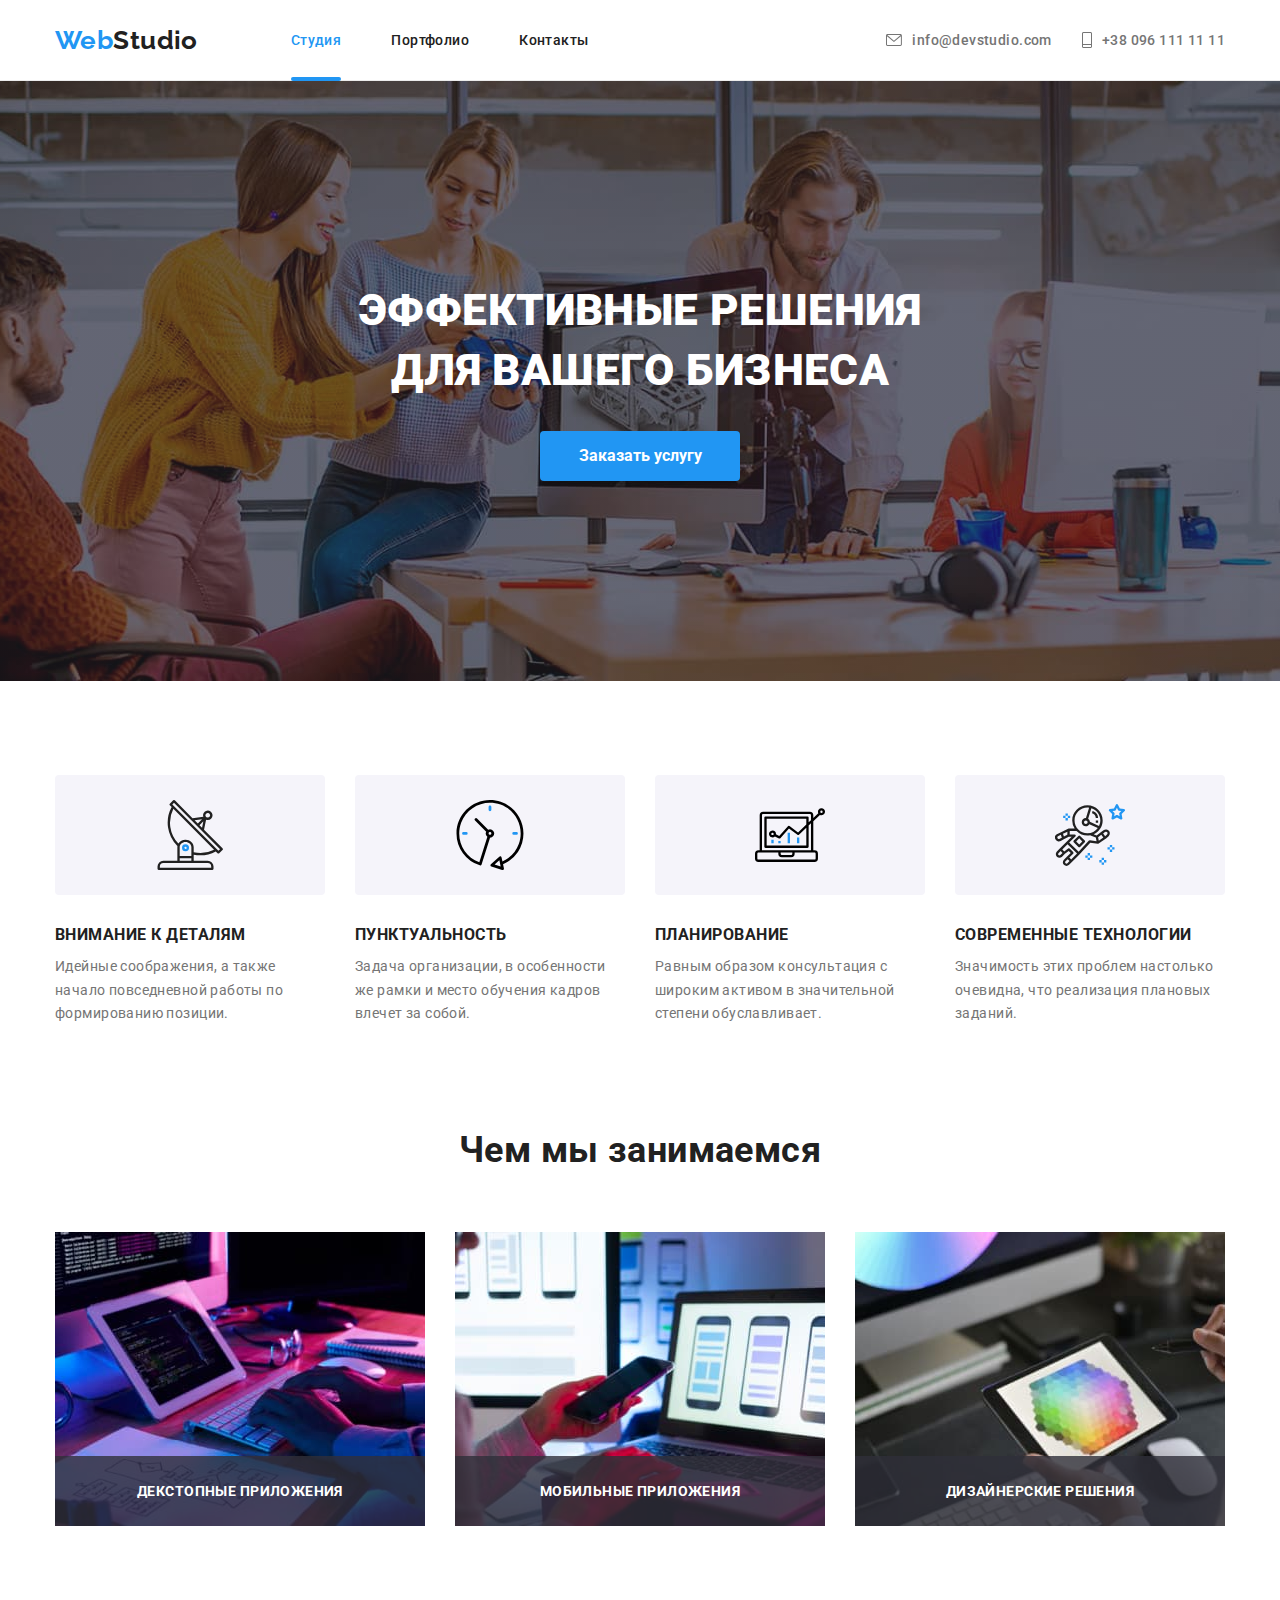
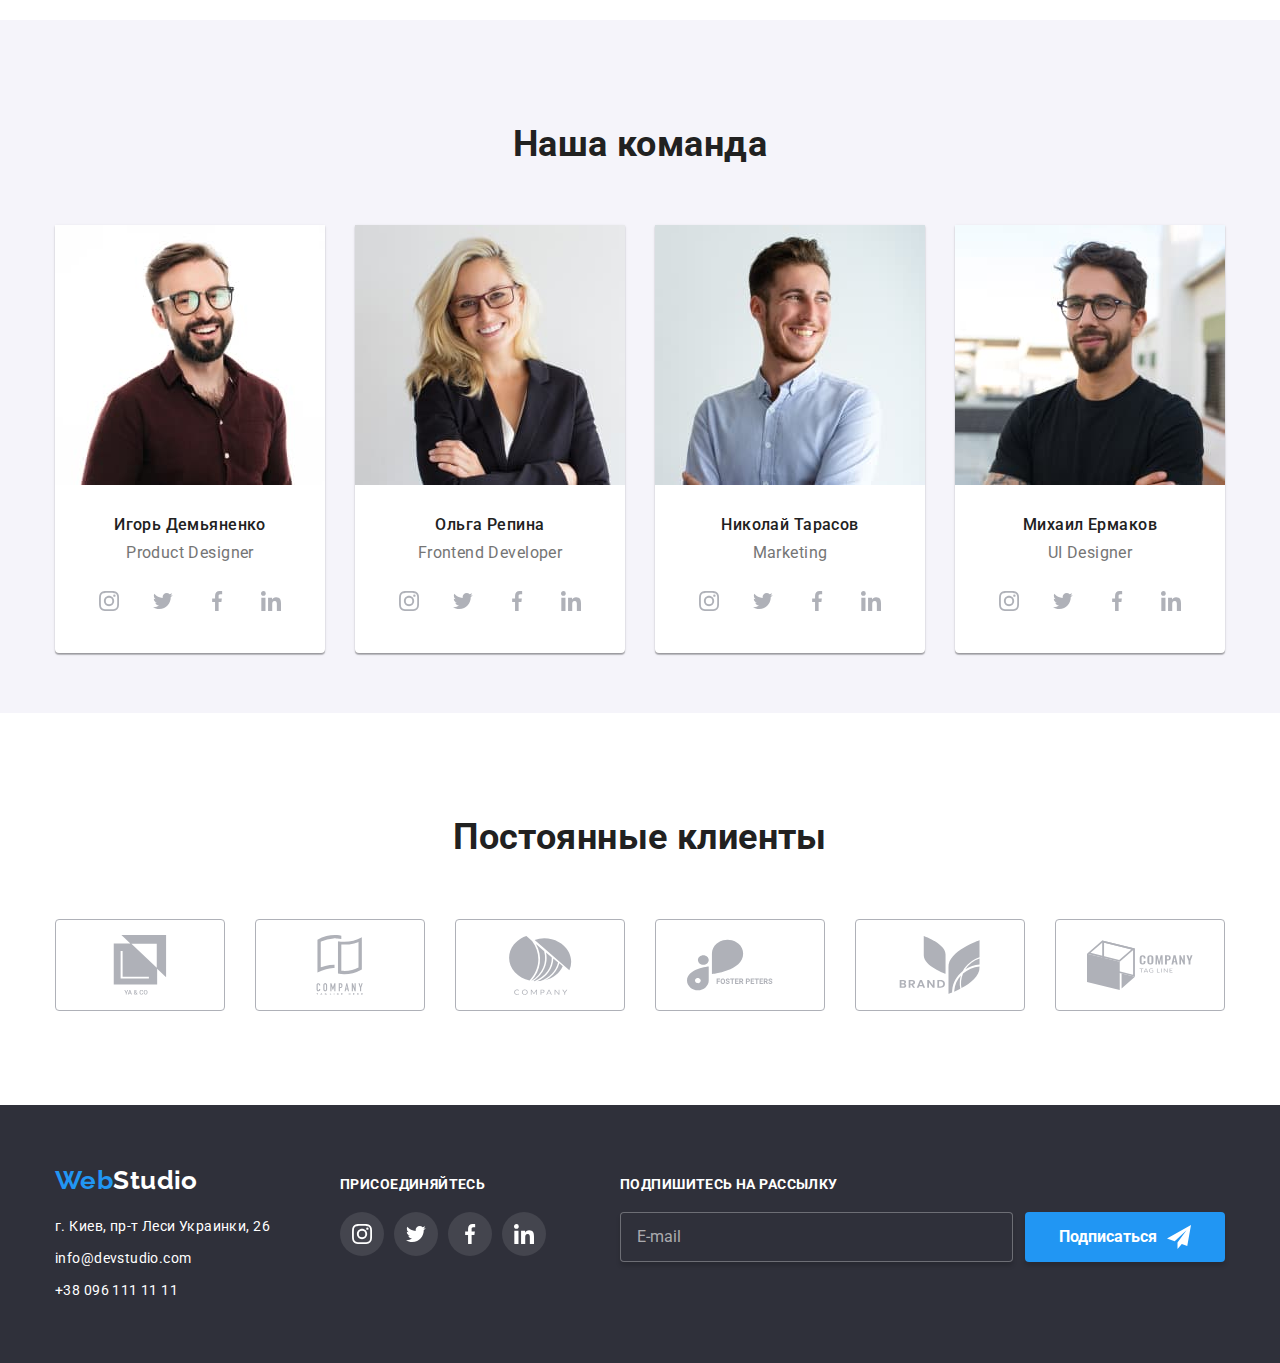
<file: index.html>
<!DOCTYPE html>
<html lang="ru">
  <head>
    <meta charset="UTF-8" />
    <meta http-equiv="X-UA-Compatible" content="IE=edge" />
    <meta name="viewport" content="width=device-width, initial-scale=1.0" />
    <link
      href="https://fonts.googleapis.com/css2?family=Raleway:wght@700&family=Roboto:wght@400;500;700;900&display=swap"
      rel="stylesheet"
    />
    <link
      rel="stylesheet"
      href="https://cdnjs.cloudflare.com/ajax/libs/modern-normalize/1.1.0/modern-normalize.min.css"
    />
    <link rel="stylesheet" href="./css/main.min.css" />
    <title>Document</title>
  </head>
  <body>
    <header class="header">
      <div class="container header__container">
        <nav class="site-nav">
          <a href="./index.html" lang="en" class="logo header__logo"
            ><span class="logo__accent">Web</span>Studio</a
          >
          <button
            type="button"
            class="header__btn btn"
            aria-expanded="false"
            aria-controls="site-nav__menu"
            data-menu-button
          >
            <svg class="burger" aria-label="Переключатель мобильного меню">
              <use class="btn__icon-menu" href="./images/icons.svg#icon-menu"></use>
              <use class="btn__icon-cross" href="./images/icons.svg#icon-cross"></use>
            </svg>
          </button>

          <div class="site-nav__menu" id="site-nav__menu" data-menu>
            <ul class="header__nav nav">
              <li class="nav__item">
                <a href="./index.html" class="nav__link link nav__link--active">Студия</a>
              </li>
              <li class="nav__item"><a href="./portfolio.html" class="nav__link">Портфолио</a></li>
              <li class="nav__item"><a href="" class="nav__link">Контакты</a></li>
            </ul>
            <ul class="header__connection connection">
              <li class="connection__item">
                <a
                  href="mailto:info@devstudio.com"
                  class="connection__link connection__link--envelope"
                >
                  <svg class="connection__icon icon-envelope">
                    <use href="./images/icons.svg#icon-envelope"></use>
                  </svg>
                  info@devstudio.com</a
                >
              </li>
              <li class="connection__item">
                <a href="tel:+380961111111" class="connection__link connection__link--phone">
                  <svg class="connection__icon icon-phone">
                    <use href="./images/icons.svg#icon-phone"></use>
                  </svg>
                  +38 096 111 11 11</a
                >
              </li>
            </ul>
            <ul class="header-social">
              <li class="header-social__item">
                <a href="" class="header-social__link">Instagram</a>
              </li>
              <li class="header-social__item">
                <a href="" class="header-social__link">Twitter</a>
              </li>
              <li class="header-social__item">
                <a href="" class="header-social__link">Facebook</a>
              </li>
              <li class="header-social__item">
                <a href="" class="header-social__link">LinkedIn</a>
              </li>
            </ul>
          </div>
        </nav>
      </div>
    </header>
    <main>
      <section class="hero">
        <div class="container">
          <h1 class="hero__title">Эффективные решения<br />для вашего бизнеса</h1>
          <button type="button" class="button" data-modal-open>Заказать услугу</button>
        </div>
      </section>
      <section class="section">
        <div class="container">
          <h2 class="section__title element-hidden">Наши преимущества</h2>
          <ul class="benefits box">
            <li class="benefits__item box__item">
              <div class="benefits__icon">
                <svg class="benefits__img">
                  <use href="./images/icons.svg#icon-antenna"></use>
                </svg>
              </div>
              <h3 class="benefits__title">Внимание к деталям</h3>
              <p>
                Идейные соображения, а также начало повседневной работы по формированию позиции.
              </p>
            </li>
            <li class="benefits__item box__item">
              <div class="benefits__icon">
                <svg class="benefits__img">
                  <use href="./images/icons.svg#icon-clock"></use>
                </svg>
              </div>
              <h3 class="benefits__title">Пунктуальность</h3>
              <p>
                Задача организации, в особенности же рамки и место обучения кадров влечет за собой.
              </p>
            </li>
            <li class="benefits__item box__item">
              <div class="benefits__icon">
                <svg class="benefits__img">
                  <use href="./images/icons.svg#icon-diagram"></use>
                </svg>
              </div>
              <h3 class="benefits__title">Планирование</h3>
              <p>
                Равным образом консультация с широким активом в значительной степени обуславливает.
              </p>
            </li>
            <li class="benefits__item box__item">
              <div class="benefits__icon">
                <svg class="benefits__img">
                  <use href="./images/icons.svg#icon-astronaut"></use>
                </svg>
              </div>
              <h3 class="benefits__title">Современные технологии</h3>
              <p>Значимость этих проблем настолько очевидна, что реализация плановых заданий.</p>
            </li>
          </ul>
        </div>
      </section>
      <section class="section section__activities">
        <div class="container">
          <h2 class="section__title">Чем мы занимаемся</h2>
          <ul class="activities box">
            <li class="activities__item box__item">
              <div class="activities__thumb">
                <picture>
                  <source
                    srcset="
                      ./images/studio/work-1-dextop-370.jpg 1x,
                      ./images/studio/work-1-dextop-740.jpg 2x
                    "
                    media="(min-width: 1200px)"
                  />
                  <img src="./images/studio/work-1-dextop-370.jpg" alt="Декстопное приложение" />
                </picture>
                <p class="activities__description">декстопные приложения</p>
              </div>
            </li>
            <li class="activities__item box__item">
              <div class="activities__thumb">
                <picture>
                  <source
                    srcset="
                      ./images/studio/work-2-dextop-370.jpg 1x,
                      ./images/studio/work-2-dextop-740.jpg 2x
                    "
                    media="(min-width: 1200px)"
                  />
                  <img src="./images/studio/work-2-dextop-370.jpg" alt="Мобильное приложение" />
                </picture>
                <p class="activities__description">мобильные приложения</p>
              </div>
            </li>
            <li class="activities__item box__item">
              <div class="activities__thumb">
                <picture>
                  <source
                    srcset="
                      ./images/studio/work-3-dextop-370.jpg 1x,
                      ./images/studio/work-3-dextop-740.jpg 2x
                    "
                    media="(min-width: 1200px)"
                  />
                  <img src="./images/studio/work-3-dextop-370.jpg" alt="Планшет веб-дизайнера" />
                </picture>
                <p class="activities__description">дизайнерские решения</p>
              </div>
            </li>
          </ul>
        </div>
      </section>
      <section class="section section__team">
        <div class="container">
          <h2 class="section__title">Наша команда</h2>
          <ul class="team">
            <li class="team__item">
              <picture>
                <source
                  srcset="
                    ./images/studio/team-1-dextop-270.jpg 1x,
                    ./images/studio/team-1-dextop-540.jpg 2x
                  "
                  media="(min-width: 1200px)"
                />
                <source
                  srcset="
                    ./images/studio/team-1-tablet-354.jpg 1x,
                    ./images/studio/team-1-tablet-708.jpg  2x
                  "
                  media="(min-width: 768px)"
                />
                <source
                  srcset="
                    ./images/studio/team-1-mobile-450.jpg 1x,
                    ./images/studio/team-1-mobile-900.jpg 2x
                  "
                  media="(min-width: 320px) "
                />
                <img src="./images/studio/team-1-dextop-270.jpg" alt="Фотография сотрудника" />
              </picture>
              <div class="team__content">
                <h3 class="team__title">Игорь Демьяненко</h3>
                <p lang="en" class="team__description">Product Designer</p>
                <ul class="social">
                  <li class="social__item">
                    <a href="" class="social__link">
                      <svg class="social__icon">
                        <use href="./images/icons.svg#icon-instagram"></use>
                      </svg>
                    </a>
                  </li>
                  <li class="social__item">
                    <a href="" class="social__link">
                      <svg class="social__icon">
                        <use href="./images/icons.svg#icon-twitter"></use>
                      </svg>
                    </a>
                  </li>
                  <li class="social__item">
                    <a href="" class="social__link">
                      <svg class="social__icon">
                        <use href="./images/icons.svg#icon-facebook"></use>
                      </svg>
                    </a>
                  </li>
                  <li class="social__item">
                    <a href="" class="social__link">
                      <svg class="social__icon">
                        <use href="./images/icons.svg#icon-linkedin"></use>
                      </svg>
                    </a>
                  </li>
                </ul>
              </div>
            </li>
            <li class="team__item">
              <picture>
                <source
                  srcset="
                    ./images/studio/team-2-dextop-270.jpg 1x,
                    ./images/studio/team-2-dextop-540.jpg 2x
                  "
                  media="(min-width: 1200px)"
                />
                <source
                  srcset="
                    ./images/studio/team-2-tablet-354.jpg 1x,
                    ./images/studio/team-2-tablet-708.jpg  2x
                  "
                  media="(min-width: 768px)"
                />
                <source
                  srcset="
                    ./images/studio/team-2-mobile-450.jpg 1x,
                    ./images/studio/team-2-mobile-900.jpg 2x
                  "
                  media="(min-width: 320px) "
                />
                <img src="./images/studio/team-2-dextop-270.jpg" alt="Фотография сотрудника" />
              </picture>
              <div class="team__content">
                <h3 class="team__title">Ольга Репина</h3>
                <p lang="en" class="team__description">Frontend Developer</p>
                <ul class="social">
                  <li class="social__item">
                    <a href="" class="social__link">
                      <svg class="social__icon">
                        <use href="./images/icons.svg#icon-instagram"></use>
                      </svg>
                    </a>
                  </li>
                  <li class="social__item">
                    <a href="" class="social__link">
                      <svg class="social__icon">
                        <use href="./images/icons.svg#icon-twitter"></use>
                      </svg>
                    </a>
                  </li>
                  <li class="social__item">
                    <a href="" class="social__link">
                      <svg class="social__icon">
                        <use href="./images/icons.svg#icon-facebook"></use>
                      </svg>
                    </a>
                  </li>
                  <li class="social__item">
                    <a href="" class="social__link">
                      <svg class="social__icon">
                        <use href="./images/icons.svg#icon-linkedin"></use>
                      </svg>
                    </a>
                  </li>
                </ul>
              </div>
            </li>
            <li class="team__item">
              <picture>
                <source
                  srcset="
                    ./images/studio/team-3-dextop-270.jpg 1x,
                    ./images/studio/team-3-dextop-540.jpg 2x
                  "
                  media="(min-width: 1200px)"
                />
                <source
                  srcset="
                    ./images/studio/team-3-tablet-354.jpg 1x,
                    ./images/studio/team-3-tablet-708.jpg  2x
                  "
                  media="(min-width: 768px)"
                />
                <source
                  srcset="
                    ./images/studio/team-3-mobile-450.jpg 1x,
                    ./images/studio/team-3-mobile-900.jpg 2x
                  "
                  media="(min-width: 320px) "
                />
                <img src="./images/studio/team-3-dextop-270.jpg" alt="Фотография сотрудника" />
              </picture>
              <div class="team__content">
                <h3 class="team__title">Николай Тарасов</h3>
                <p lang="en" class="team__description">Marketing</p>
                <ul class="social">
                  <li class="social__item">
                    <a href="" class="social__link">
                      <svg class="social__icon">
                        <use href="./images/icons.svg#icon-instagram"></use>
                      </svg>
                    </a>
                  </li>
                  <li class="social__item">
                    <a href="" class="social__link">
                      <svg class="social__icon">
                        <use href="./images/icons.svg#icon-twitter"></use>
                      </svg>
                    </a>
                  </li>
                  <li class="social__item">
                    <a href="" class="social__link">
                      <svg class="social__icon">
                        <use href="./images/icons.svg#icon-facebook"></use>
                      </svg>
                    </a>
                  </li>
                  <li class="social__item">
                    <a href="" class="social__link">
                      <svg class="social__icon">
                        <use href="./images/icons.svg#icon-linkedin"></use>
                      </svg>
                    </a>
                  </li>
                </ul>
              </div>
            </li>
            <li class="team__item">
              <picture>
                <source
                  srcset="
                    ./images/studio/team-4-dextop-270.jpg 1x,
                    ./images/studio/team-4-dextop-540.jpg 2x
                  "
                  media="(min-width: 1200px)"
                />
                <source
                  srcset="
                    ./images/studio/team-4-tablet-354.jpg 1x,
                    ./images/studio/team-4-tablet-708.jpg  2x
                  "
                  media="(min-width: 768px)"
                />
                <source
                  srcset="
                    ./images/studio/team-4-mobile-450.jpg 1x,
                    ./images/studio/team-4-mobile-900.jpg 2x
                  "
                  media="(min-width: 320px) "
                />
                <img src="./images/studio/team-4-dextop-270.jpg" alt="Фотография сотрудника" />
              </picture>
              <div class="team__content">
                <h3 class="team__title">Михаил Ермаков</h3>
                <p lang="en" class="team__description">UI Designer</p>
                <ul class="social">
                  <li class="social__item">
                    <a href="" class="social__link">
                      <svg class="social__icon">
                        <use href="./images/icons.svg#icon-instagram"></use>
                      </svg>
                    </a>
                  </li>
                  <li class="social__item">
                    <a href="" class="social__link">
                      <svg class="social__icon">
                        <use href="./images/icons.svg#icon-twitter"></use>
                      </svg>
                    </a>
                  </li>
                  <li class="social__item">
                    <a href="" class="social__link">
                      <svg class="social__icon">
                        <use href="./images/icons.svg#icon-facebook"></use>
                      </svg>
                    </a>
                  </li>
                  <li class="social__item">
                    <a href="" class="social__link">
                      <svg class="social__icon">
                        <use href="./images/icons.svg#icon-linkedin"></use>
                      </svg>
                    </a>
                  </li>
                </ul>
              </div>
            </li>
          </ul>
        </div>
      </section>
      <section class="section">
        <div class="container">
          <h2 class="section__title">Постоянные клиенты</h2>
          <ul class="clients">
            <li class="clients__item">
              <a href="" class="client__link">
                <svg class="client__icon">
                  <use href="./images/icons.svg#icon-client-1"></use>
                </svg>
              </a>
            </li>
            <li class="clients__item">
              <a href="" class="client__link">
                <svg class="client__icon">
                  <use href="./images/icons.svg#icon-client-2"></use>
                </svg>
              </a>
            </li>
            <li class="clients__item">
              <a href="" class="client__link">
                <svg class="client__icon">
                  <use href="./images/icons.svg#icon-client-3"></use>
                </svg>
              </a>
            </li>
            <li class="clients__item">
              <a href="" class="client__link">
                <svg class="client__icon">
                  <use href="./images/icons.svg#icon-client-4"></use>
                </svg>
              </a>
            </li>
            <li class="clients__item">
              <a href="" class="client__link">
                <svg class="client__icon">
                  <use href="./images/icons.svg#icon-client-5"></use>
                </svg>
              </a>
            </li>
            <li class="clients__item">
              <a href="" class="client__link">
                <svg class="client__icon">
                  <use href="./images/icons.svg#icon-client-6"></use>
                </svg>
              </a>
            </li>
          </ul>
        </div>
      </section>
    </main>
    <footer class="footer">
      <div class="container">
        <div class="footer__container">
          <div class="footer__container--tablet">
            <div class="footer__address">
              <a href="" lang="en" class="logo footer__logo"
                ><span class="logo__accent">Web</span>Studio</a
              >
              <address>
                <ul class="address__list">
                  <li class="address__item">
                    <a
                      href="https://goo.gl/maps/VxRfJB7BsFAzvuB5A"
                      target="_blank"
                      rel="noopener noreferrer nofollow"
                      class="address__link"
                      >г. Киев, пр-т Леси Украинки, 26</a
                    >
                  </li>
                  <li class="address__item">
                    <a href="mailto:info@devstudio.com" class="address__link">info@devstudio.com</a>
                  </li>
                  <li class="address__item">
                    <a href="tel:+380961111111" class="address__link">+38 096 111 11 11</a>
                  </li>
                </ul>
              </address>
            </div>
            <div class="footer__social">
              <p class="footer__text">Присоединяйтесь</p>
              <ul class="social">
                <li class="social__item">
                  <a href="" class="social__link social__link--footer">
                    <svg class="social__icon social__icon--footer">
                      <use href="./images/icons.svg#icon-instagram"></use>
                    </svg>
                  </a>
                </li>
                <li class="social__item">
                  <a href="" class="social__link social__link--footer">
                    <svg class="social__icon social__icon--footer">
                      <use href="./images/icons.svg#icon-twitter"></use>
                    </svg>
                  </a>
                </li>
                <li class="social__item">
                  <a href="" class="social__link social__link--footer">
                    <svg class="social__icon social__icon--footer">
                      <use href="./images/icons.svg#icon-facebook"></use>
                    </svg>
                  </a>
                </li>
                <li class="social__item">
                  <a href="" class="social__link social__link--footer">
                    <svg class="social__icon social__icon--footer">
                      <use href="./images/icons.svg#icon-linkedin"></use>
                    </svg>
                  </a>
                </li>
              </ul>
            </div>
          </div>
          <div class="footer__subscribe">
            <p class="footer__text">Подпишитесь на рассылку</p>
            <form name="subscribe" class="subscribe">
              <input type="email" name="subscribe" placeholder="E-mail" class="subscribe__field" />
              <button type="submit" class="button subscribe__button">
                Подписаться
                <svg class="subscribe__icon">
                  <use href="./images/icons.svg#icon-send"></use>
                </svg>
              </button>
            </form>
          </div>
        </div>
      </div>
    </footer>

    <div class="backdrop is-hidden" data-modal>
      <div class="modal">
        <button class="modal__close" data-modal-close>
          <svg class="modal__icon">
            <use href="./images/icons.svg#icon-close"></use>
          </svg>
        </button>
        <p class="modal__text">Оставьте свои данные, мы вам перезвоним</p>
        <form name="form-application" class="form">
          <div class="form__field">
            <label for="name" class="form__label">Имя</label>
            <div class="form__input-field">
              <input type="text" class="form__input" name="name" id="name" />
              <svg class="form__icon">
                <use href="./images/icons.svg#icon-form-user"></use>
              </svg>
            </div>
          </div>
          <div class="form__field">
            <label for="tel" class="form__label">Телефон</label>
            <div class="form__input-field">
              <input type="tel" class="form__input" name="phone-number" id="tel" />
              <svg class="form__icon">
                <use href="./images/icons.svg#icon-form-phone"></use>
              </svg>
            </div>
          </div>
          <div class="form__field">
            <label for="email" class="form__label">Почта</label>
            <div class="form__input-field">
              <input type="email" class="form__input" name="email" id="email" />
              <svg class="form__icon">
                <use href="./images/icons.svg#icon-form-email"></use>
              </svg>
            </div>
          </div>
          <div class="form__input-field form__comments">
            <label for="comments" class="form__label">Комментарий</label>
            <textarea
              class="form__input form__comment-text"
              name="comments"
              placeholder="Введите текст"
              id="comments"
            ></textarea>
          </div>
          <div class="form__policy">
            <label class="policy">
              <input type="checkbox" name="policy-checkbox" class="policy__checkbox" />
              <span class="policy__checkbox-icon">
                <svg class="policy__icon-check">
                  <use href="./images/icons.svg#icon-check"></use>
                </svg>
              </span>
              <span class="policy__text"
                >Соглашаюсь с рассылкой и принимаю
                <a href="" class="policy__link"> Условия договора</a>
              </span>
            </label>
          </div>
          <button type="submit" class="button form__button">Отправить</button>
        </form>
      </div>
    </div>

    <script src="./js/modal.js"></script>
    <script src="./js/mobile-menu.js"></script>
  </body>
</html>
</file>
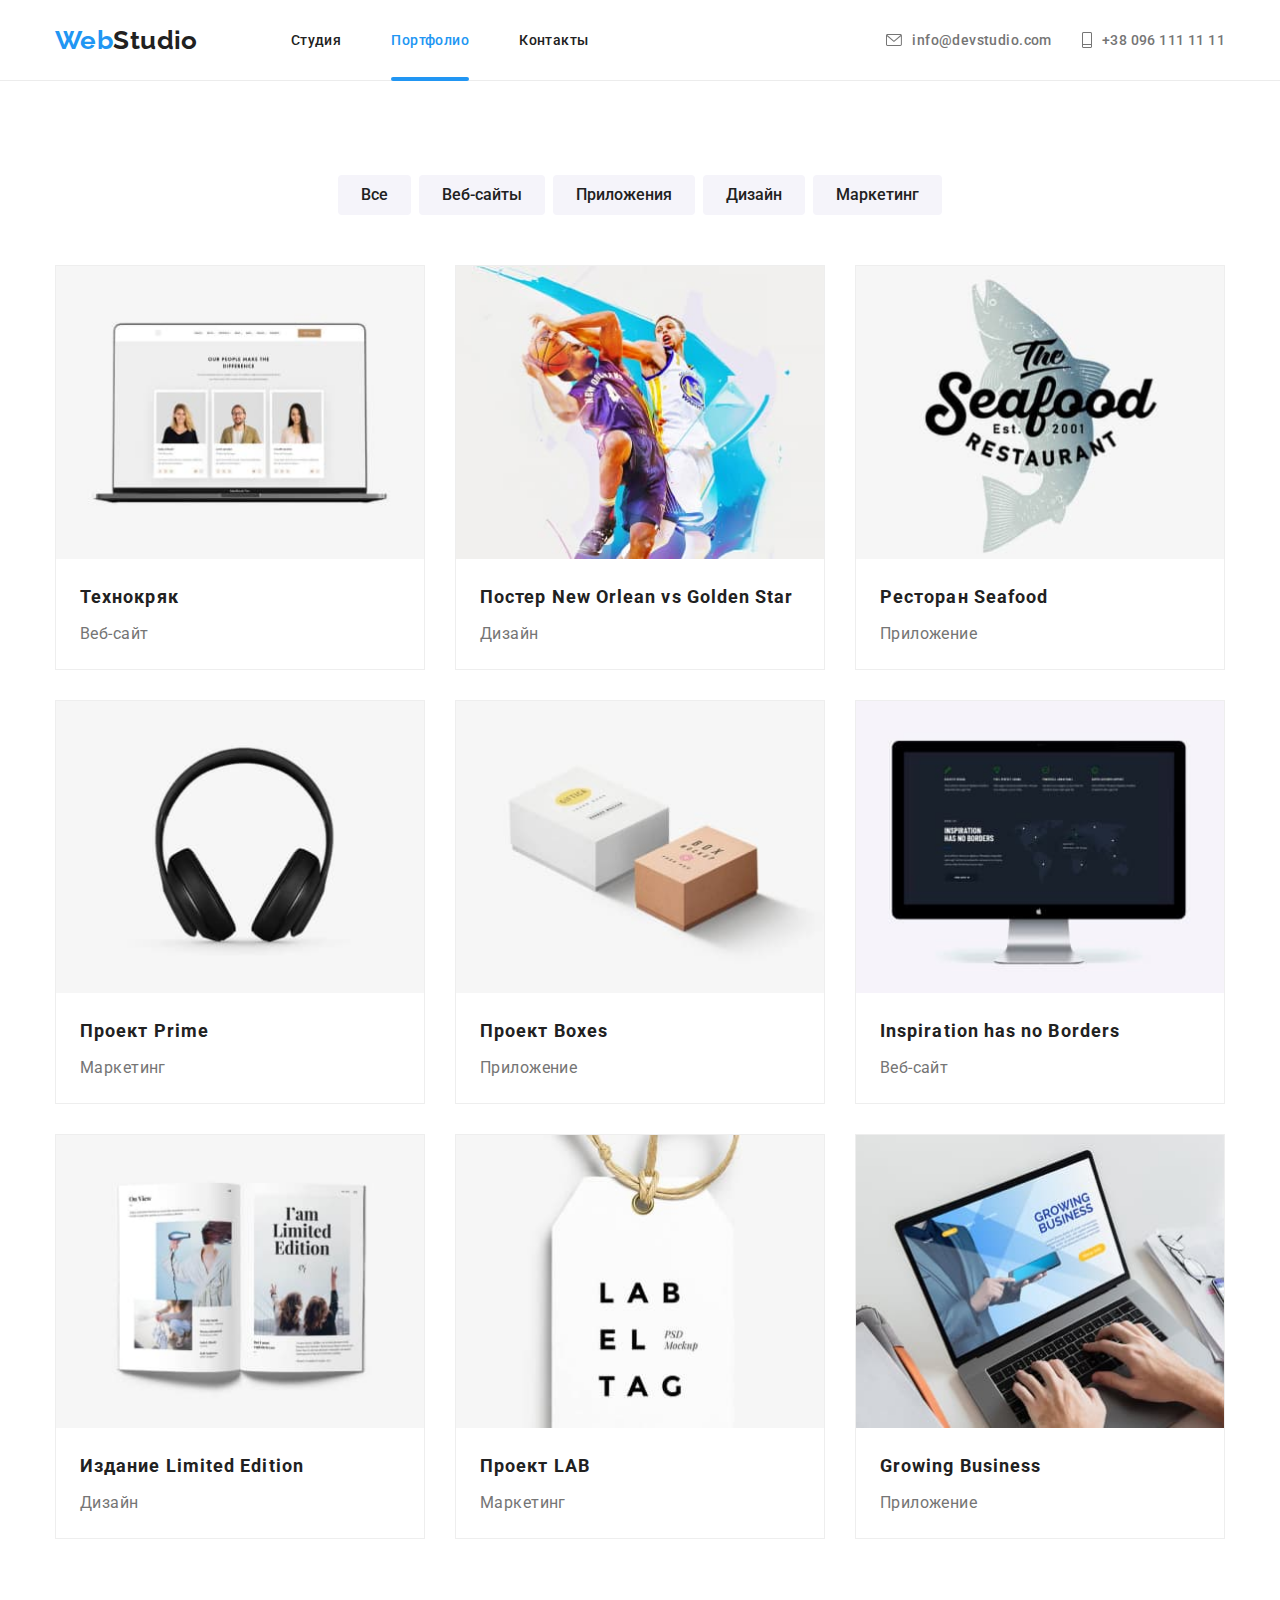
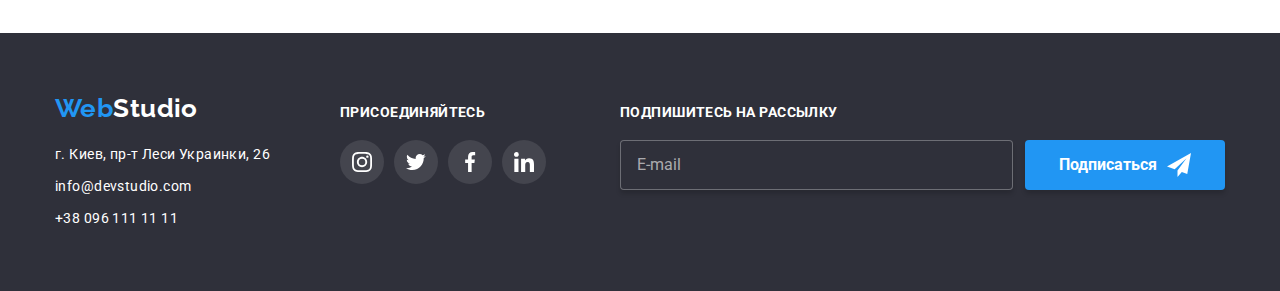
<file: portfolio.html>
<!DOCTYPE html>
<html lang="ru">

<head>
    <meta charset="UTF-8">
    <meta http-equiv="X-UA-Compatible" content="IE=edge">
    <meta name="viewport" content="width=device-width, initial-scale=1.0">
    <link href="https://fonts.googleapis.com/css2?family=Raleway:wght@700&family=Roboto:wght@400;500;700;900&display=swap"
        rel="stylesheet">
    <link rel="stylesheet" href="https://cdnjs.cloudflare.com/ajax/libs/modern-normalize/1.1.0/modern-normalize.min.css">
    <link rel="stylesheet" href="./css/portfolio.min.css">
    <title>Document</title>
</head>

<body> 
    <header class="header">
        <div class="container header__container">
            <nav class="site-nav">
                <a href="./index.html" lang="en" class="logo header__logo"><span class="logo__accent">Web</span>Studio</a>
                <button type="button" class="header__btn btn" aria-expanded="false" aria-controls="site-nav__menu"
                    data-menu-button>
                    <svg class="burger" aria-label="Переключатель мобильного меню">
                        <use class="btn__icon-menu" href="./images/icons.svg#icon-menu"></use>
                        <use class="btn__icon-cross" href="./images/icons.svg#icon-cross"></use>
                    </svg>
                </button>
    
                <div class="site-nav__menu" id="site-nav__menu" data-menu>
                    <ul class="header__nav nav">
                        <li class="nav__item">
                            <a href="./index.html" class="nav__link link ">Студия</a>
                        </li>
                        <li class="nav__item"><a href="./portfolio.html" class="nav__link nav__link--active">Портфолио</a></li>
                        <li class="nav__item"><a href="" class="nav__link">Контакты</a></li>
                    </ul>
                    <ul class="header__connection connection">
                        <li class="connection__item">
                            <a href="mailto:info@devstudio.com" class="connection__link connection__link--envelope">
                                <svg class="connection__icon icon-envelope">
                                    <use href="./images/icons.svg#icon-envelope"></use>
                                </svg>
                                info@devstudio.com</a>
                        </li>
                        <li class="connection__item ">
                            <a href="tel:+380961111111" class="connection__link connection__link--phone">
                                <svg class="connection__icon icon-phone">
                                    <use href="./images/icons.svg#icon-phone"></use>
                                </svg>
                                +38 096 111 11 11</a>
                        </li>
                    </ul>
                    <ul class="header-social">
                        <li class="header-social__item">
                            <a href="" class="header-social__link">Instagram</a>
                        </li>
                        <li class="header-social__item">
                            <a href="" class="header-social__link">Twitter</a>
                        </li>
                        <li class="header-social__item">
                            <a href="" class="header-social__link">Facebook</a>
                        </li>
                        <li class="header-social__item">
                            <a href="" class="header-social__link">LinkedIn</a>
                        </li>
                    </ul>
                </div>
            </nav>
        </div>
    </header>
    <main>
        <section class="section section__examples">
            <div class="container">
                <ul class="filter__list ">
                    <li class="filter__item"><button type="button" class="filter__button">Все</button></li>
                    <li class="filter__item"><button type="button" class="filter__button">Веб-сайты</button></li>
                    <li class="filter__item"><button type="button" class="filter__button">Приложения</button></li>
                    <li class="filter__item"><button type="button" class="filter__button">Дизайн</button></li>
                    <li class="filter__item"><button type="button" class="filter__button">Маркетинг</button></li>
                </ul>
                <h1 class="element-hidden">Примеры работ</h1>
                <ul class=" card-set">
                    <li class="card">
                        <a href="" class="card__link ">
                            <div class="card__thumb">
                                <picture>
                                    <source srcset="
                                        ./images/portfolio/product-1-dextop-370.jpg 1x,
                                        ./images/portfolio/product-1-dextop-740.jpg 2x"
                                        media="(min-width: 1200px)" />
                                    <source srcset="
                                        ./images/portfolio/product-1-tablet-354.jpg 1x, 
                                        ./images/portfolio/product-1-tablet-708.jpg 2x"
                                        media="(min-width: 768px)" />
                                    <source srcset="
                                        ./images/portfolio/product-1-mobile-450.jpg 1x, 
                                        ./images/portfolio/product-1-mobile-900.jpg 2x"
                                        media="(min-width: 320px) " />
                                    <img src="./images/portfolio/product-1-dextop-370.jpg" alt="Страница веб-сайта" />
                                </picture>
                                <div class="card__overlay">
                                    <p class="card__text">Технокряк это современная площадка распространения коронавируса. Компании используют эту
                                        платформу для цифрового
                                        шпионажа и атак на защищённые сервера конкурентов.</p>
                                </div>
                            </div>
                            <div class="card__content">
                                <h2 class="card__title">Технокряк</h2>
                                <p class="card__description">Веб-сайт</p>
                            </div>
                        </a>
                    </li>

                    <li class="card">
                        <a href="" class="card__link ">
                            <div class="card__thumb">
                                <picture>
                                    <source srcset="
                                                ./images/portfolio/product-2-dextop-370.jpg 1x,
                                                ./images/portfolio/product-2-dextop-740.jpg 2x" media="(min-width: 1200px)" />
                                    <source srcset="
                                                ./images/portfolio/product-2-tablet-354.jpg 1x, 
                                                ./images/portfolio/product-2-tablet-708.jpg 2x" media="(min-width: 768px)" />
                                    <source srcset="
                                                ./images/portfolio/product-2-mobile-450.jpg 1x, 
                                                ./images/portfolio/product-2-mobile-900.jpg 2x" media="(min-width: 320px) " />
                                    <img src="./images/portfolio/product-2-dextop-370.jpg" alt="Постер на баскетбольную тему" />
                                    </picture>

                                <div class="card__overlay">
                                    <p class="card__text">Lorem ipsum dolor sit amet consectetur adipisicing elit. Provident magnam aut amet nulla
                                        dolorum? Tenetur facilis nobis fuga. Hic, minus.</p>
                                </div>
                            </div>
                            <div class="card__content">
                                <h2 class="card__title">Постер New Orlean vs Golden Star</h2>
                                <p class="card__description">Дизайн</p>
                            </div>
                        </a>
                    </li>

                    <li class="card">
                        <a href="" class="card__link ">
                            <div class="card__thumb">
                                <picture>
                                    <source srcset="
                                        ./images/portfolio/product-3-dextop-370.jpg 1x,
                                        ./images/portfolio/product-3-dextop-740.jpg 2x"
                                        media="(min-width: 1200px)" />
                                    <source srcset="
                                         ./images/portfolio/product-3-tablet-354.jpg 1x, 
                                            ./images/portfolio/product-3-tablet-708.jpg 2x"
                                        media="(min-width: 768px)" />
                                    <source srcset="
                                           ./images/portfolio/product-3-mobile-450.jpg 1x, 
                                            ./images/portfolio/product-3-mobile-900.jpg 2x"
                                        media="(min-width: 320px) " />
                                    <img src="./images/portfolio/product-3-dextop-370.jpg" alt="Логотип рыбного ресторана" />
                                </picture>
                                <div class="card__overlay">
                                    <p class="card__text">Lorem ipsum dolor sit amet consectetur adipisicing elit. Debitis repellat soluta ullam tempore
                                        quas quibusdam delectus saepe, autem beatae labore.</p>
                                </div>
                            </div>
                            <div class="card__content">
                                <h2 class="card__title">Ресторан Seafood</h2>
                                <p class="card__description">Приложение</p>
                            </div>
                        </a>
                    </li>

                    <li class="card">
                        <a href="" class="card__link ">
                            <div class="card__thumb">
                                 <picture>
                                    <source srcset="
                                        ./images/portfolio/product-4-dextop-370.jpg 1x,
                                        ./images/portfolio/product-4-dextop-740.jpg 2x"
                                        media="(min-width: 1200px)" />
                                    <source srcset="
                                         ./images/portfolio/product-4-tablet-354.jpg 1x, 
                                            ./images/portfolio/product-4-tablet-708.jpg 2x"
                                        media="(min-width: 768px)" />
                                    <source srcset="
                                           ./images/portfolio/product-4-mobile-450.jpg 1x, 
                                            ./images/portfolio/product-4-mobile-900.jpg 2x"
                                        media="(min-width: 320px) " />
                                    <img src="./images/portfolio/product-4-dextop-370.jpg" alt="Наушники" />
                                </picture>
                                <div class="card__overlay">
                                    <p class="card__text">Lorem ipsum dolor, sit amet consectetur adipisicing elit. Laudantium esse sunt eos recusandae
                                        deserunt distinctio, inventore reiciendis optio ipsum quibusdam.</p>
                                </div>
                            </div>
                            <div class="card__content">
                                <h2 class="card__title">Проект Prime</h2>
                                <p class="card__description">Маркетинг</p>
                            </div>
                        </a>
                    </li>

                    <li class="card">
                        <a href="" class="card__link ">
                            <div class="card__thumb">
                                <picture>
                                    <source srcset="
                                        ./images/portfolio/product-5-dextop-370.jpg 1x,
                                        ./images/portfolio/product-5-dextop-740.jpg 2x"
                                        media="(min-width: 1200px)" />
                                    <source srcset="
                                         ./images/portfolio/product-5-tablet-354.jpg 1x, 
                                            ./images/portfolio/product-5-tablet-708.jpg 2x"
                                        media="(min-width: 768px)" />
                                    <source srcset="
                                           ./images/portfolio/product-5-mobile-450.jpg 1x, 
                                            ./images/portfolio/product-5-mobile-900.jpg 2x"
                                        media="(min-width: 320px) " />
                                    <img src="./images/portfolio/product-5-dextop-370.jpg" alt="Коробки" />
                                </picture>
                                <div class="card__overlay">
                                    <p class="card__text">Lorem, ipsum dolor sit amet consectetur adipisicing elit. Ipsa magnam ipsum fugit error dolorem
                                        officia tempora eos molestias eveniet nihil saepe, voluptas incidunt iusto ullam.</p>
                                </div>
                            </div>
                            <div class="card__content">
                                <h2 class="card__title">Проект Boxes</h2>
                                <p class="card__description">Приложение</p>
                            </div>
                        </a>
                    </li>
                    <li class="card">
                        <a href="" class="card__link ">
                            <div class="card__thumb">
                                <picture>
                                    <source srcset="
                                        ./images/portfolio/product-6-dextop-370.jpg 1x,
                                        ./images/portfolio/product-6-dextop-740.jpg 2x"
                                        media="(min-width: 1200px)" />
                                    <source srcset="
                                         ./images/portfolio/product-6-tablet-354.jpg 1x, 
                                            ./images/portfolio/product-6-tablet-708.jpg 2x"
                                        media="(min-width: 768px)" />
                                    <source srcset="
                                           ./images/portfolio/product-6-mobile-450.jpg 1x, 
                                            ./images/portfolio/product-6-mobile-900.jpg 2x"
                                        media="(min-width: 320px) " />
                                    <img src="./images/portfolio/product-6-dextop-370.jpg" alt="Страница сайта" />
                                </picture>
                                <div class="card__overlay">
                                    <p class="card__text">Lorem ipsum dolor sit amet consectetur adipisicing elit. Fugiat dignissimos, libero tempore
                                        ipsam iure veniam eveniet aliquam, quibusdam accusamus id nulla odio, consequuntur praesentium consectetur?</p>
                                </div>
                            </div>
                            <div class="card__content">
                                <h2 class="card__title">Inspiration has no Borders</h2>
                                <p class="card__description">Веб-сайт</p>
                            </div>
                        </a>
                    </li>

                    <li class="card ">
                        <a href="" class="card__link ">
                            <div class="card__thumb">
                                <picture>
                                    <source srcset="
                                        ./images/portfolio/product-7-dextop-370.jpg 1x,
                                        ./images/portfolio/product-7-dextop-740.jpg 2x"
                                        media="(min-width: 1200px)" />
                                    <source srcset="
                                         ./images/portfolio/product-7-tablet-354.jpg 1x, 
                                            ./images/portfolio/product-7-tablet-708.jpg 2x"
                                        media="(min-width: 768px)" />
                                    <source srcset="
                                           ./images/portfolio/product-7-mobile-450.jpg 1x, 
                                            ./images/portfolio/product-7-mobile-900.jpg 2x"
                                        media="(min-width: 320px) " />
                                    <img src="./images/portfolio/product-7-dextop-370.jpg" alt="Разворот журнала" />
                                </picture>
                                <div class="card__overlay">
                                    <p class="card__text">Lorem ipsum dolor sit, amet consectetur adipisicing elit. Eius doloremque autem quas eum
                                        veniam. Omnis, provident quibusdam dolor excepturi voluptates minus neque. Reprehenderit, sequi natus?</p>
                                </div>
                            </div>
                            <div class="card__content">
                                <h2 class="card__title">Издание Limited Edition</h2>
                                <p class="card__description">Дизайн</p>
                            </div>
                        </a>
                    </li>

                    <li class="card ">
                        <a href="" class="card__link ">
                            <div class="card__thumb">
                                <picture>
                                    <source srcset="
                                        ./images/portfolio/product-8-dextop-370.jpg 1x,
                                        ./images/portfolio/product-8-dextop-740.jpg 2x"
                                        media="(min-width: 1200px)" />
                                    <source srcset="
                                         ./images/portfolio/product-8-tablet-354.jpg 1x, 
                                            ./images/portfolio/product-8-tablet-708.jpg 2x"
                                        media="(min-width: 768px)" />
                                    <source srcset="
                                           ./images/portfolio/product-8-mobile-450.jpg 1x, 
                                            ./images/portfolio/product-8-mobile-900.jpg 2x"
                                        media="(min-width: 320px) " />
                                    <img src="./images/portfolio/product-8-dextop-370.jpg" alt="Макет ярлыка" />
                                </picture>
                                <div class="card__overlay">
                                    <p class="card__text">Lorem ipsum dolor sit amet consectetur adipisicing elit. Quidem doloremque repudiandae est
                                        harum eligendi consequuntur! Doloribus magnam ea voluptatem sed ad nisi modi voluptate corrupti!</p>
                                </div>
                            </div>
                            <div class="card__content">
                                <h2 class="card__title">Проект LAB</h2>
                                <p class="card__description">Маркетинг</p>
                            </div>
                        </a>
                    </li>

                    <li class="card ">
                        <a href="" class="card__link ">
                            <div class="card__thumb">
                                <picture>
                                    <source srcset="
                                        ./images/portfolio/product-9-dextop-370.jpg 1x,
                                        ./images/portfolio/product-9-dextop-740.jpg 2x"
                                        media="(min-width: 1200px)" />
                                    <source srcset="
                                         ./images/portfolio/product-9-tablet-354.jpg 1x, 
                                            ./images/portfolio/product-9-tablet-708.jpg 2x"
                                        media="(min-width: 768px)" />
                                    <source srcset="
                                           ./images/portfolio/product-9-mobile-450.jpg 1x, 
                                            ./images/portfolio/product-9-mobile-900.jpg 2x"
                                        media="(min-width: 320px) " />
                                    <img src="./images/portfolio/product-9-dextop-370.jpg" alt="Страница сайта" />
                                </picture>
                                <div class="card__overlay">
                                    <p class="card__text">Lorem ipsum dolor sit amet consectetur adipisicing elit. Vitae dolores quas, facilis eos iusto
                                        beatae, consequatur inventore sequi, rem eum commodi nisi vel recusandae nesciunt.</p>
                                </div>
                            </div>
                            <div class="card__content">
                                <h2 class="card__title">Growing Business</h2>
                                <p class="card__description">Приложение</p>
                            </div>
                        </a>
                    </li>
                </ul>
            </div>
        </section>
    </main>
        <footer class="footer">
            <div class="container">
                <div class="footer__container">
                    <div class="footer__container--tablet">
                        <div class="footer__address">
                            <a href="" lang="en" class="logo footer__logo"><span class="logo__accent">Web</span>Studio</a>
                            <address>
                                <ul class=" address__list">
                                    <li class=" address__item"><a href="https://goo.gl/maps/VxRfJB7BsFAzvuB5A" target="_blank"
                                            rel="noopener noreferrer nofollow" class="address__link">г. Киев, пр-т Леси
                                            Украинки, 26</a>
                                    </li>
                                    <li class=" address__item"><a href="mailto:info@devstudio.com"
                                            class="address__link">info@devstudio.com</a>
                                    </li>
                                    <li class=" address__item"><a href="tel:+380961111111" class="address__link">+38 096 111 11
                                            11</a></li>
                                </ul>
                            </address>
                        </div>
                        <div class="footer__social">
                            <p class="footer__text">Присоединяйтесь</p>
                            <ul class="social">
                                <li class="social__item">
                                    <a href="" class="social__link social__link--footer">
                                        <svg class="social__icon social__icon--footer">
                                            <use href="./images/icons.svg#icon-instagram"></use>
                                        </svg>
                                    </a>
                                </li>
                                <li class="social__item">
                                    <a href="" class="social__link social__link--footer">
                                        <svg class="social__icon social__icon--footer">
                                            <use href="./images/icons.svg#icon-twitter"></use>
                                        </svg>
                                    </a>
                                </li>
                                <li class="social__item">
                                    <a href="" class="social__link social__link--footer">
                                        <svg class="social__icon social__icon--footer">
                                            <use href="./images/icons.svg#icon-facebook"></use>
                                        </svg>
                                    </a>
                                </li>
                                <li class="social__item">
                                    <a href="" class="social__link social__link--footer">
                                        <svg class="social__icon social__icon--footer">
                                            <use href="./images/icons.svg#icon-linkedin"></use>
                                        </svg>
                                    </a>
                                </li>
                            </ul>
                        </div>
                    </div>
                    <div class="footer__subscribe">
                        <p class="footer__text">Подпишитесь на рассылку</p>
                        <form name="subscribe" class="subscribe">
                            <input type="email" name="subscribe" placeholder="E-mail" class="subscribe__field">
                            <button type="submit" class="button subscribe__button">
                                Подписаться
                                <svg class="subscribe__icon">
                                    <use href="./images/icons.svg#icon-send"></use>
                                </svg>
                            </button>
                        </form>
                    </div>
                </div>
            </div>
        </footer>

<script src="./js/modal.js"></script>
<script src="./js/mobile-menu.js"></script>

</body>

</html>
</file>
<file: css/main.min.css>
.element-hidden{position:absolute;white-space:nowrap;width:1px;height:1px;overflow:hidden;border:0;padding:0;clip:rect(0 0 0 0);-webkit-clip-path:inset(50%);clip-path:inset(50%);margin:-1px}h1,h2,h3,h4,h5,h6{margin:0;color:#212121}p{margin:0}img{display:block;max-width:100%;height:auto}address{font-style:normal}ul{list-style:none;padding:0;margin:0}.address__link,.connection__link,.header-social__link,.logo{text-decoration:none;color:inherit}.address__link:hover,.address__link:focus,.connection__link:hover,.connection__link:focus{color:#2196f3}.address__list,.clients,.social,.team,.activities,.benefits{list-style:none;padding:0;margin:0}.client__link,.social__link,.social,.activities__description,.benefits__icon,.button{display:-webkit-box;display:-ms-flexbox;display:flex;-webkit-box-align:center;-ms-flex-align:center;align-items:center;-webkit-box-pack:center;-ms-flex-pack:center;justify-content:center}.button{margin-right:auto;margin-left:auto;min-width:200px;height:50px;padding:10px;border:1px solid transparent;border-radius:4px;-webkit-box-shadow:0px 4px 4px rgba(0,0,0,.15);box-shadow:0px 4px 4px rgba(0,0,0,.15);font-size:16px;font-weight:700;line-height:1.88;color:#fff;background-color:#2196f3;cursor:pointer}.section{padding-top:60px;padding-bottom:60px}@media screen and (min-width: 1200px){.section{padding-top:94px;padding-bottom:94px}}@media screen and (min-width: 1200px){.section__activities{padding-top:0}}.section__title{margin-bottom:30px;font-weight:700;font-size:28px;text-align:center}@media screen and (min-width: 1200px){.section__title{margin-bottom:50px;font-size:36px}}.container{width:100%;margin-left:auto;margin-right:auto;padding-left:15px;padding-right:15px}@media screen and (min-width: 480px){.container{width:480px}}@media screen and (min-width: 768px){.container{width:768px}}@media screen and (min-width: 1200px){.container{width:1200px}}body{color:#757575;font-family:"Roboto",sans-serif;font-size:14px;font-weight:400;line-height:1.71;letter-spacing:.03em;background-color:#fff}body.modal-open{overflow:hidden}body.menu-open{overflow:hidden}.header{border-bottom:1px solid #ececec;background-color:#fff}.logo{display:block;color:#212121;font-family:"Raleway",sans-serif;font-weight:700;font-size:24px;line-height:1.17}.btn.is-open .logo{display:none}@media screen and (max-width: 767px){.logo{padding-top:15px;padding-bottom:15px}}@media screen and (min-width: 1200px){.logo{font-size:26px}}@media screen and (min-width: 1200px){.header__logo{padding-top:25px;padding-bottom:25px}}.logo__accent{color:#2196f3}.btn{display:-webkit-box;display:-ms-flexbox;display:flex;padding:0;border:none;background-color:transparent;margin-left:auto;display:none}@media screen and (max-width: 767px){.btn{display:block}.btn.is-open{position:fixed;top:10px;right:15px;z-index:6}}.burger{width:40px;height:40px;-webkit-transition:fill 250ms cubic-bezier(0.4, 0, 0.2, 1);transition:fill 250ms cubic-bezier(0.4, 0, 0.2, 1)}.btn:focus .burger{fill:#2196f3}.btn__icon-cross{display:none}.btn.is-open .btn__icon-cross{display:block}.btn.is-open .btn__icon-menu{display:none}.site-nav{display:-webkit-box;display:-ms-flexbox;display:flex;-webkit-box-align:center;-ms-flex-align:center;align-items:center}@media screen and (max-width: 767px){.site-nav{min-height:60px;overflow-y:scroll}}@media screen and (min-width: 768px){.site-nav{min-height:80px}}.site-nav__menu{line-height:1.17;font-weight:500;background-color:#fff}@media screen and (max-width: 767px){.site-nav__menu{display:none;position:fixed;top:0;left:0;width:100%;height:100%;padding:40px 48px;z-index:5}.site-nav__menu.is-open{display:-webkit-box;display:-ms-flexbox;display:flex;-webkit-box-orient:vertical;-webkit-box-direction:normal;-ms-flex-direction:column;flex-direction:column;-webkit-box-flex:1;-ms-flex-positive:1;flex-grow:1}}@media screen and (min-width: 768px){.site-nav__menu{display:-webkit-box;display:-ms-flexbox;display:flex;-webkit-box-align:center;-ms-flex-align:center;align-items:center;-webkit-box-flex:1;-ms-flex-positive:1;flex-grow:1;-webkit-box-pack:justify;-ms-flex-pack:justify;justify-content:space-between;margin-left:88px}}@media screen and (min-width: 1200px){.site-nav__menu{margin-left:93px}}.header-social{display:-webkit-box;display:-ms-flexbox;display:flex;-ms-flex-wrap:wrap;flex-wrap:wrap;-webkit-box-align:center;-ms-flex-align:center;align-items:center;-webkit-box-pack:start;-ms-flex-pack:start;justify-content:start;margin-top:64px;color:#2196f3;font-size:18px;line-height:1.22}@media screen and (min-width: 768px){.header-social{display:none}}.header-social__item{position:relative}.header-social__item:not(:last-child){border-right:1px solid rgba(33,33,33,.2)}.header-social__link{padding-right:10px;padding-left:10px}@media screen and (max-width: 767px){.nav{margin-bottom:auto}}@media screen and (min-width: 768px){.nav{display:-webkit-box;display:-ms-flexbox;display:flex;-webkit-box-flex:1;-ms-flex-positive:1;flex-grow:1}}@media screen and (max-width: 767px){.nav__item:not(:last-child){margin-bottom:32px}}@media screen and (min-width: 768px){.nav__item:not(:last-child){margin-right:50px}}.nav__link{text-decoration:none;color:#212121}@media screen and (max-width: 767px){.nav__link{font-size:40px}}@media screen and (min-width: 768px){.nav__link{padding-top:32px;padding-bottom:32px;display:block;color:#212121;-webkit-transition:color 250ms cubic-bezier(0.4, 0, 0.2, 1);transition:color 250ms cubic-bezier(0.4, 0, 0.2, 1)}.nav__link:hover,.nav__link:focus{color:#2196f3}}.nav__link--active{color:#2196f3}@media screen and (min-width: 768px){.nav__link--active{position:relative}}@media screen and (min-width: 768px){.nav__link--active::after{position:absolute;left:0;top:calc(100% - 3px);content:"";display:block;width:100%;height:4px;background-color:#2196f3;border-radius:2px}}@media screen and (max-width: 767px){.connection{display:-webkit-box;display:-ms-flexbox;display:flex;-webkit-box-orient:vertical;-webkit-box-direction:reverse;-ms-flex-direction:column-reverse;flex-direction:column-reverse}}@media screen and (min-width: 768px){.connection{display:-webkit-box;display:-ms-flexbox;display:flex;-webkit-box-orient:vertical;-webkit-box-direction:normal;-ms-flex-direction:column;flex-direction:column}}@media screen and (min-width: 1200px){.connection{-webkit-box-orient:horizontal;-webkit-box-direction:normal;-ms-flex-direction:row;flex-direction:row}}@media screen and (min-width: 768px)and (max-width: 1199px){.connection__item:not(:last-child){margin-bottom:10px}}@media screen and (min-width: 1200px){.connection__item:not(:last-child){margin-right:30px}}.connection__link{color:#757575;-webkit-transition:color 250ms cubic-bezier(0.4, 0, 0.2, 1);transition:color 250ms cubic-bezier(0.4, 0, 0.2, 1)}@media screen and (min-width: 768px){.connection__link{display:-webkit-box;display:-ms-flexbox;display:flex;-webkit-box-align:center;-ms-flex-align:center;align-items:center}}@media screen and (min-width: 480px)and (max-width: 1199px){.connection__link{font-size:12px}}@media screen and (max-width: 767px){.connection__link--envelope{font-size:24px;display:inline-block;margin-top:32px}}@media screen and (max-width: 767px){.connection__link--phone{font-size:34px;color:#2196f3}}@media screen and (max-width: 479px){.connection__link--phone{font-size:24px}}.connection__icon{fill:currentColor}@media screen and (max-width: 767px){.connection__icon{display:none}}@media screen and (min-width: 768px){.connection__icon{margin-right:8px}}@media screen and (min-width: 1200px){.connection__icon{margin-right:10px}}@media screen and (min-width: 768px){.icon-envelope{width:14px;height:10px}}@media screen and (min-width: 1200px){.icon-envelope{width:16px;height:12px}}@media screen and (min-width: 768px){.icon-phone{width:10px;height:14px}}@media screen and (min-width: 1200px){.icon-phone{width:10px;height:16px}}.hero{text-align:center;background-color:#c4c4c4;background-image:-webkit-gradient(linear, left top, right top, from(rgba(47, 48, 58, 0.4)), to(rgba(47, 48, 58, 0.4))),url(../images/studio/hero-480.jpg);background-image:linear-gradient(to right, rgba(47, 48, 58, 0.4), rgba(47, 48, 58, 0.4)),url(../images/studio/hero-480.jpg);background-repeat:no-repeat;background-position:center;background-size:cover;height:400px;max-width:100%;padding-top:118px;padding-bottom:118px}@media screen and (min-width: 768px){.hero{background-image:-webkit-gradient(linear, left top, right top, from(rgba(47, 48, 58, 0.4)), to(rgba(47, 48, 58, 0.4))),url(../images/studio/hero-768.jpg);background-image:linear-gradient(to right, rgba(47, 48, 58, 0.4), rgba(47, 48, 58, 0.4)),url(../images/studio/hero-768.jpg)}}@media screen and (min-width: 1200px){.hero{background-image:-webkit-gradient(linear, left top, right top, from(rgba(47, 48, 58, 0.4)), to(rgba(47, 48, 58, 0.4))),url(../images/studio/hero-1600.jpg);background-image:linear-gradient(to right, rgba(47, 48, 58, 0.4), rgba(47, 48, 58, 0.4)),url(../images/studio/hero-1600.jpg)}}@media screen and (min-width: 1200px){.hero{padding-top:200px;padding-bottom:200px;max-width:1600px;height:600px}}@media(min-device-pixel-ratio: 2),(-webkit-min-device-pixel-ratio: 2),(min-resolution: 192dpi),(min-resolution: 2dppx){.hero{background-image:-webkit-gradient(linear, left top, right top, from(rgba(47, 48, 58, 0.4)), to(rgba(47, 48, 58, 0.4))),url(../images/studio/hero-960.jpg);background-image:linear-gradient(to right, rgba(47, 48, 58, 0.4), rgba(47, 48, 58, 0.4)),url(../images/studio/hero-960.jpg)}}@media screen and (min-device-pixel-ratio: 2)and (min-width: 768px),screen and (-webkit-min-device-pixel-ratio: 2)and (min-width: 768px),screen and (min-resolution: 192dpi)and (min-width: 768px),screen and (min-resolution: 2dppx)and (min-width: 768px){.hero{background-image:-webkit-gradient(linear, left top, right top, from(rgba(47, 48, 58, 0.4)), to(rgba(47, 48, 58, 0.4))),url(../images/studio/hero-1536.jpg);background-image:linear-gradient(to right, rgba(47, 48, 58, 0.4), rgba(47, 48, 58, 0.4)),url(../images/studio/hero-1536.jpg)}}@media screen and (min-device-pixel-ratio: 2)and (min-width: 1200px),screen and (-webkit-min-device-pixel-ratio: 2)and (min-width: 1200px),screen and (min-resolution: 192dpi)and (min-width: 1200px),screen and (min-resolution: 2dppx)and (min-width: 1200px){.hero{background-image:-webkit-gradient(linear, left top, right top, from(rgba(47, 48, 58, 0.4)), to(rgba(47, 48, 58, 0.4))),url(../images/studio/hero-3200.jpg);background-image:linear-gradient(to right, rgba(47, 48, 58, 0.4), rgba(47, 48, 58, 0.4)),url(../images/studio/hero-3200.jpg)}}.hero__title{margin-bottom:30px;color:#fff;font-weight:900;font-size:26px;line-height:1.61;text-transform:uppercase}@media screen and (min-width: 1200px){.hero__title{font-size:44px;line-height:1.36}}@media screen and (max-width: 767px){.benefits{display:block}}@media screen and (min-width: 768px){.benefits{display:-webkit-box;display:-ms-flexbox;display:flex;-ms-flex-wrap:wrap;flex-wrap:wrap;margin-left:-30px;margin-top:-30px}}@media screen and (min-width: 768px){.benefits__item{-ms-flex-preferred-size:calc(50% - 30px);flex-basis:calc(50% - 30px);margin-left:30px;margin-top:30px}}@media screen and (min-width: 1200px){.benefits__item{-ms-flex-preferred-size:calc(25% - 30px);flex-basis:calc(25% - 30px)}}.benefits__title{margin-bottom:10px;text-transform:uppercase;font-weight:700;line-height:1.17;letter-spacing:.03em}@media screen and (max-width: 767px){.benefits__title{text-align:center}}@media screen and (max-width: 767px){.benefits__item:not(:last-child){margin-bottom:30px}}.benefits__icon{margin-bottom:30px;width:100%;height:120px;border-radius:4px;background-color:#f5f4fa}.benefits__img{width:70px;height:70px}@media screen and (max-width: 1199px){.section__activities{display:none}}.activities{display:-webkit-box;display:-ms-flexbox;display:flex;-ms-flex-wrap:wrap;flex-wrap:wrap;margin-left:-30px;margin-top:-30px}.activities__item{-ms-flex-preferred-size:calc(33.3333333333% - 30px);flex-basis:calc(33.3333333333% - 30px);margin-left:30px;margin-top:30px}.activities__thumb{position:relative}.activities__description{position:absolute;left:0;bottom:0;width:100%;padding-top:27px;padding-bottom:27px;font-weight:700;line-height:1.17;color:#fff;text-transform:uppercase;background-color:rgba(47,48,58,.8)}.section__team{padding-bottom:60px;background-color:#f5f4fa}@media screen and (max-width: 767px){.team{display:block}}@media screen and (min-width: 768px){.team{display:-webkit-box;display:-ms-flexbox;display:flex;-ms-flex-wrap:wrap;flex-wrap:wrap;margin-left:-30px;margin-top:-30px}}.team__item{background-color:#fff;-webkit-box-shadow:0px 1px 3px rgba(0,0,0,.12),0px 1px 1px rgba(0,0,0,.14),0px 2px 1px rgba(0,0,0,.2);box-shadow:0px 1px 3px rgba(0,0,0,.12),0px 1px 1px rgba(0,0,0,.14),0px 2px 1px rgba(0,0,0,.2);border-radius:0px 0px 4px 4px}@media screen and (max-width: 767px){.team__item:not(:last-child){margin-bottom:30px}}@media screen and (min-width: 768px){.team__item{-ms-flex-preferred-size:calc(50% - 30px);flex-basis:calc(50% - 30px);margin-left:30px;margin-top:30px}}@media screen and (min-width: 1200px){.team__item{-ms-flex-preferred-size:calc(25% - 30px);flex-basis:calc(25% - 30px)}}.team__title{margin-bottom:10px;font-weight:500;font-size:16px;line-height:1.19}.team__description{font-size:16px;line-height:1.17;margin-bottom:16px}.team__content{padding-top:30px;padding-bottom:24px;text-align:center}@media screen and (min-width: 1200px){.team__content{padding-bottom:30px}}.social__item:not(:last-child){margin-right:10px}.social__link{border:1px solid transparent;border-radius:50%;-webkit-box-align:center;-ms-flex-align:center;align-items:center;width:44px;height:44px;color:#afb1b8;-webkit-transition:background-color 250ms cubic-bezier(0.4, 0, 0.2, 1),fill 250ms cubic-bezier(0.4, 0, 0.2, 1);transition:background-color 250ms cubic-bezier(0.4, 0, 0.2, 1),fill 250ms cubic-bezier(0.4, 0, 0.2, 1)}.social__link:hover,.social__link:focus{background-color:#2196f3;fill:#fff}.social__icon{width:20px;height:20px;fill:currentColor;-webkit-transition:fill 250ms cubic-bezier(0.4, 0, 0.2, 1);transition:fill 250ms cubic-bezier(0.4, 0, 0.2, 1)}.social__link:hover .social__icon,.social__link:focus .social__icon{fill:#fff}.social__icon--footer{fill:#fff}@media screen and (max-width: 1199px){.footer__social{margin-bottom:60px}}@media screen and (min-width: 1200px){.footer__social{margin-right:93px}}.social__link--footer{background-color:rgba(255,255,255,.1)}@media screen and (min-width: 320px){.clients{display:-webkit-box;display:-ms-flexbox;display:flex;-ms-flex-wrap:wrap;flex-wrap:wrap;margin-left:-30px;margin-top:-30px}}@media screen and (max-width: 319px){.clients__item:not(:last-child){margin-bottom:15px}}@media screen and (min-width: 320px){.clients__item{-ms-flex-preferred-size:calc(50% - 30px);flex-basis:calc(50% - 30px);margin-left:30px;margin-top:30px}}@media screen and (min-width: 768px){.clients__item{-ms-flex-preferred-size:calc(33.3333333333% - 30px);flex-basis:calc(33.3333333333% - 30px)}}@media screen and (min-width: 1200px){.clients__item{-ms-flex-preferred-size:calc(16.6666666667% - 30px);flex-basis:calc(16.6666666667% - 30px)}}.client__link{padding-top:10px;padding-bottom:10px;border:1px solid #afb1b8;border-radius:4px;color:#afb1b8;-webkit-transition:border 250ms cubic-bezier(0.4, 0, 0.2, 1),color 250ms cubic-bezier(0.4, 0, 0.2, 1);transition:border 250ms cubic-bezier(0.4, 0, 0.2, 1),color 250ms cubic-bezier(0.4, 0, 0.2, 1)}@media screen and (min-width: 480px){.client__link{padding:15px 51px}}@media screen and (min-width: 768px){.client__link{padding:15px 59px}}@media screen and (min-width: 1200px){.client__link{padding:15px 31px}}.client__link:hover,.client__link:focus{border:1px solid #2196f3;color:#2196f3}.client__icon{max-width:106px;max-height:60px;fill:currentColor;-webkit-transition:fill 250ms cubic-bezier(0.4, 0, 0.2, 1);transition:fill 250ms cubic-bezier(0.4, 0, 0.2, 1)}.client__link:hover .client__icon,.client__link:focus .client__icon{fill:currentColor}.footer{background-color:#2f303a;padding:60px 0;color:#fff}@media screen and (max-width: 1199px){.footer{text-align:center}}@media screen and (min-width: 1200px){.footer__container{display:-webkit-box;display:-ms-flexbox;display:flex;-webkit-box-align:baseline;-ms-flex-align:baseline;align-items:baseline}}@media screen and (min-width: 768px){.footer__container--tablet{display:-webkit-box;display:-ms-flexbox;display:flex;-webkit-box-align:baseline;-ms-flex-align:baseline;align-items:baseline;-webkit-box-pack:justify;-ms-flex-pack:justify;justify-content:space-between}}@media screen and (min-width: 768px)and (max-width: 1199px){.footer__container--tablet{margin-bottom:60px}}@media screen and (min-width: 768px)and (max-width: 1199px){.footer__address{margin-left:61px}}.footer__logo{color:#fff;margin-bottom:20px}@media screen and (max-width: 767px){.address__list{margin-bottom:60px}}@media screen and (min-width: 1200px){.address__list{margin-right:70px}}.address__item:not(:last-child){margin-bottom:8px}.address__link{-webkit-transition:color 250ms cubic-bezier(0.4, 0, 0.2, 1);transition:color 250ms cubic-bezier(0.4, 0, 0.2, 1)}@media screen and (min-width: 768px){.footer__social{margin-right:74px}}.footer__text{margin-bottom:20px;color:#fff;font-weight:700;line-height:1.17;text-transform:uppercase}@media screen and (min-width: 1200px){.footer__subscribe{-webkit-box-flex:1;-ms-flex-positive:1;flex-grow:1}}@media screen and (min-width: 1200px){.subscribe{display:-webkit-box;display:-ms-flexbox;display:flex;-webkit-box-align:stretch;-ms-flex-align:stretch;align-items:stretch;-webkit-box-flex:1;-ms-flex-positive:1;flex-grow:1}}.subscribe__field{width:100%;height:50px;padding-left:16px;outline:none;color:#fff;background-color:#2f303a;border:1px solid rgba(255,255,255,.3);border-radius:4px;-webkit-box-shadow:0px 4px 4px rgba(0,0,0,.15);box-shadow:0px 4px 4px rgba(0,0,0,.15)}@media screen and (min-width: 768px){.subscribe__field{display:-webkit-box;display:-ms-flexbox;display:flex;margin-right:auto;margin-left:auto}}@media screen and (max-width: 1199px){.subscribe__field{margin-bottom:20px;max-width:450px}}@media screen and (min-width: 1200px){.subscribe__field{-webkit-box-flex:1;-ms-flex-positive:1;flex-grow:1}}.subscribe__field::-webkit-input-placeholder{font-size:16px;line-height:1.25;color:rgba(255,255,255,.6)}.subscribe__field::-moz-placeholder{font-size:16px;line-height:1.25;color:rgba(255,255,255,.6)}.subscribe__field:-ms-input-placeholder{font-size:16px;line-height:1.25;color:rgba(255,255,255,.6)}.subscribe__field::-ms-input-placeholder{font-size:16px;line-height:1.25;color:rgba(255,255,255,.6)}.subscribe__field::placeholder{font-size:16px;line-height:1.25;color:rgba(255,255,255,.6)}@media screen and (min-width: 1200px){.subscribe__button{margin-left:12px}}.subscribe__icon{width:24px;height:24px;margin-left:10px;fill:#fff}.backdrop{position:fixed;top:0;left:0;width:100%;height:100%;background-color:rgba(0,0,0,.2);-webkit-transition:opacity 250ms cubic-bezier(0.4, 0, 0.2, 1);transition:opacity 250ms cubic-bezier(0.4, 0, 0.2, 1);padding:93px 15px;overflow-y:scroll}.is-hidden{opacity:0;visibility:hidden;pointer-events:none}.is-hidden .modal{-webkit-transform:translate(-50%, -50%) scale(0.8, 1);transform:translate(-50%, -50%) scale(0.8, 1)}.modal{position:relative;padding:40px;background-color:#fff;border:1px solid #fff;border-radius:4px;-webkit-box-shadow:0px 2px 1px 0px rgba(0,0,0,.2),0px 1px 1px 0px rgba(0,0,0,.14),0px 1px 3px 0px rgba(0,0,0,.12);box-shadow:0px 2px 1px 0px rgba(0,0,0,.2),0px 1px 1px 0px rgba(0,0,0,.14),0px 1px 3px 0px rgba(0,0,0,.12)}@media screen and (min-width: 480px){.modal{position:absolute;left:50%;top:50%;width:100%;-webkit-transform:translate(-50%, -50%) scale(1, 0.9);transform:translate(-50%, -50%) scale(1, 0.9);max-width:450px;min-height:609px}}@media screen and (min-width: 1200px){.modal{max-width:528px;min-height:581px}}.modal__close{position:absolute;top:8px;right:8px;display:-webkit-box;display:-ms-flexbox;display:flex;-webkit-box-pack:center;-ms-flex-pack:center;justify-content:center;-webkit-box-align:center;-ms-flex-align:center;align-items:center;width:30px;height:30px;border:1px solid rgba(0,0,0,.1);border-radius:50%;color:#fff;background-color:inherit;cursor:pointer}.modal__icon{width:11px;height:11px;-webkit-transition:fill 250ms cubic-bezier(0.4, 0, 0.2, 1);transition:fill 250ms cubic-bezier(0.4, 0, 0.2, 1)}.modal__close:hover .modal__icon,.modal__close:focus .modal__icon{fill:#2196f3}.modal__text{margin-bottom:12px;font-size:20px;font-weight:700;line-height:1.5;text-align:center;color:#212121}.form{color:#212121;font-size:12px;line-height:1.17}.form__field{margin-bottom:10px}.form__label{display:block;margin-bottom:4px}.form__input{width:100%;padding-top:12px;padding-bottom:12px;padding-left:42px;border:1px solid rgba(33,33,33,.2);border-radius:4px;-webkit-box-shadow:0px 2px 1px 0px rgba(0,0,0,.2),0px 1px 1px 0px rgba(0,0,0,.14),0px 1px 3px 0px rgba(0,0,0,.12);box-shadow:0px 2px 1px 0px rgba(0,0,0,.2),0px 1px 1px 0px rgba(0,0,0,.14),0px 1px 3px 0px rgba(0,0,0,.12);-webkit-transition:border 250ms cubic-bezier(0.4, 0, 0.2, 1);transition:border 250ms cubic-bezier(0.4, 0, 0.2, 1)}.form__input-field:focus-within .form__input{outline:none;border-color:#2196f3}.form__input-field{position:relative}.form__comments{margin-bottom:20px}.form__icon{position:absolute;top:50%;left:12px;-webkit-transform:translateY(-50%);transform:translateY(-50%);width:18px;height:18px;outline:none;fill:#212121;-webkit-transition:fill 250ms cubic-bezier(0.4, 0, 0.2, 1);transition:fill 250ms cubic-bezier(0.4, 0, 0.2, 1)}.form__input-field:focus-within .form__icon{fill:#2196f3}.form__comment-text{height:120px;padding:12px 16px;resize:none}.form__comment-text::-webkit-input-placeholder{color:rgba(117,117,117,.5)}.form__comment-text::-moz-placeholder{color:rgba(117,117,117,.5)}.form__comment-text:-ms-input-placeholder{color:rgba(117,117,117,.5)}.form__comment-text::-ms-input-placeholder{color:rgba(117,117,117,.5)}.form__comment-text::placeholder{color:rgba(117,117,117,.5)}.form__button{display:block;margin-top:30px}.policy{display:-webkit-box;display:-ms-flexbox;display:flex;-webkit-box-align:center;-ms-flex-align:center;align-items:center}.policy__checkbox{-webkit-appearance:none;-moz-appearance:none;appearance:none;position:absolute}.policy__checkbox:checked+.policy__checkbox-icon{border-color:#2196f3;background-color:#2196f3;border-radius:2px}.policy__checkbox-icon{display:-webkit-box;display:-ms-flexbox;display:flex;-webkit-box-pack:center;-ms-flex-pack:center;justify-content:center;-webkit-box-align:center;-ms-flex-align:center;align-items:center;background-color:inherit;border:1px solid #212121;-webkit-transition:fill 250ms cubic-bezier(0.4, 0, 0.2, 1);transition:fill 250ms cubic-bezier(0.4, 0, 0.2, 1)}.policy__icon-check{opacity:0;width:15px;height:15px;fill:#fff;-webkit-transition:fill 250ms cubic-bezier(0.4, 0, 0.2, 1);transition:fill 250ms cubic-bezier(0.4, 0, 0.2, 1)}.policy__checkbox:checked~.policy__checkbox-icon .policy__icon-check{opacity:1}.policy__text{margin-left:8px;font-size:12px;line-height:1.17}@media screen and (min-width: 1200px){.policy__text{font-size:14px;line-height:1.71}}.policy__link{color:#2196f3}/*# sourceMappingURL=main.min.css.map */
</file>
<file: css/portfolio.min.css>
.element-hidden{position:absolute;white-space:nowrap;width:1px;height:1px;overflow:hidden;border:0;padding:0;clip:rect(0 0 0 0);-webkit-clip-path:inset(50%);clip-path:inset(50%);margin:-1px}h1,h2,h3,h4,h5,h6{margin:0;color:#212121}p{margin:0}img{display:block;max-width:100%;height:auto}address{font-style:normal}ul{list-style:none;padding:0;margin:0}.address__link,.card__link,.connection__link,.header-social__link,.logo{text-decoration:none;color:inherit}.address__link:hover,.address__link:focus,.connection__link:hover,.connection__link:focus{color:#2196f3}.address__list,.card-set,.filter__list,.social{list-style:none;padding:0;margin:0}.social__link,.social,.button{display:-webkit-box;display:-ms-flexbox;display:flex;-webkit-box-align:center;-ms-flex-align:center;align-items:center;-webkit-box-pack:center;-ms-flex-pack:center;justify-content:center}.button{margin-right:auto;margin-left:auto;min-width:200px;height:50px;padding:10px;border:1px solid transparent;border-radius:4px;-webkit-box-shadow:0px 4px 4px rgba(0,0,0,.15);box-shadow:0px 4px 4px rgba(0,0,0,.15);font-size:16px;font-weight:700;line-height:1.88;color:#fff;background-color:#2196f3;cursor:pointer}.section{padding-top:60px;padding-bottom:60px}@media screen and (min-width: 1200px){.section{padding-top:94px;padding-bottom:94px}}@media screen and (min-width: 1200px){.section__activities{padding-top:0}}.section__title{margin-bottom:30px;font-weight:700;font-size:28px;text-align:center}@media screen and (min-width: 1200px){.section__title{margin-bottom:50px;font-size:36px}}.container{width:100%;margin-left:auto;margin-right:auto;padding-left:15px;padding-right:15px}@media screen and (min-width: 480px){.container{width:480px}}@media screen and (min-width: 768px){.container{width:768px}}@media screen and (min-width: 1200px){.container{width:1200px}}body{color:#757575;font-family:"Roboto",sans-serif;font-size:14px;font-weight:400;line-height:1.71;letter-spacing:.03em;background-color:#fff}body.modal-open{overflow:hidden}body.menu-open{overflow:hidden}.header{border-bottom:1px solid #ececec;background-color:#fff}.logo{display:block;color:#212121;font-family:"Raleway",sans-serif;font-weight:700;font-size:24px;line-height:1.17}.btn.is-open .logo{display:none}@media screen and (max-width: 767px){.logo{padding-top:15px;padding-bottom:15px}}@media screen and (min-width: 1200px){.logo{font-size:26px}}@media screen and (min-width: 1200px){.header__logo{padding-top:25px;padding-bottom:25px}}.logo__accent{color:#2196f3}.btn{display:-webkit-box;display:-ms-flexbox;display:flex;padding:0;border:none;background-color:transparent;margin-left:auto;display:none}@media screen and (max-width: 767px){.btn{display:block}.btn.is-open{position:fixed;top:10px;right:15px;z-index:6}}.burger{width:40px;height:40px;-webkit-transition:fill 250ms cubic-bezier(0.4, 0, 0.2, 1);transition:fill 250ms cubic-bezier(0.4, 0, 0.2, 1)}.btn:focus .burger{fill:#2196f3}.btn__icon-cross{display:none}.btn.is-open .btn__icon-cross{display:block}.btn.is-open .btn__icon-menu{display:none}.site-nav{display:-webkit-box;display:-ms-flexbox;display:flex;-webkit-box-align:center;-ms-flex-align:center;align-items:center}@media screen and (max-width: 767px){.site-nav{min-height:60px;overflow-y:scroll}}@media screen and (min-width: 768px){.site-nav{min-height:80px}}.site-nav__menu{line-height:1.17;font-weight:500;background-color:#fff}@media screen and (max-width: 767px){.site-nav__menu{display:none;position:fixed;top:0;left:0;width:100%;height:100%;padding:40px 48px;z-index:5}.site-nav__menu.is-open{display:-webkit-box;display:-ms-flexbox;display:flex;-webkit-box-orient:vertical;-webkit-box-direction:normal;-ms-flex-direction:column;flex-direction:column;-webkit-box-flex:1;-ms-flex-positive:1;flex-grow:1}}@media screen and (min-width: 768px){.site-nav__menu{display:-webkit-box;display:-ms-flexbox;display:flex;-webkit-box-align:center;-ms-flex-align:center;align-items:center;-webkit-box-flex:1;-ms-flex-positive:1;flex-grow:1;-webkit-box-pack:justify;-ms-flex-pack:justify;justify-content:space-between;margin-left:88px}}@media screen and (min-width: 1200px){.site-nav__menu{margin-left:93px}}.header-social{display:-webkit-box;display:-ms-flexbox;display:flex;-ms-flex-wrap:wrap;flex-wrap:wrap;-webkit-box-align:center;-ms-flex-align:center;align-items:center;-webkit-box-pack:start;-ms-flex-pack:start;justify-content:start;margin-top:64px;color:#2196f3;font-size:18px;line-height:1.22}@media screen and (min-width: 768px){.header-social{display:none}}.header-social__item{position:relative}.header-social__item:not(:last-child){border-right:1px solid rgba(33,33,33,.2)}.header-social__link{padding-right:10px;padding-left:10px}@media screen and (max-width: 767px){.nav{margin-bottom:auto}}@media screen and (min-width: 768px){.nav{display:-webkit-box;display:-ms-flexbox;display:flex;-webkit-box-flex:1;-ms-flex-positive:1;flex-grow:1}}@media screen and (max-width: 767px){.nav__item:not(:last-child){margin-bottom:32px}}@media screen and (min-width: 768px){.nav__item:not(:last-child){margin-right:50px}}.nav__link{text-decoration:none;color:#212121}@media screen and (max-width: 767px){.nav__link{font-size:40px}}@media screen and (min-width: 768px){.nav__link{padding-top:32px;padding-bottom:32px;display:block;color:#212121;-webkit-transition:color 250ms cubic-bezier(0.4, 0, 0.2, 1);transition:color 250ms cubic-bezier(0.4, 0, 0.2, 1)}.nav__link:hover,.nav__link:focus{color:#2196f3}}.nav__link--active{color:#2196f3}@media screen and (min-width: 768px){.nav__link--active{position:relative}}@media screen and (min-width: 768px){.nav__link--active::after{position:absolute;left:0;top:calc(100% - 3px);content:"";display:block;width:100%;height:4px;background-color:#2196f3;border-radius:2px}}@media screen and (max-width: 767px){.connection{display:-webkit-box;display:-ms-flexbox;display:flex;-webkit-box-orient:vertical;-webkit-box-direction:reverse;-ms-flex-direction:column-reverse;flex-direction:column-reverse}}@media screen and (min-width: 768px){.connection{display:-webkit-box;display:-ms-flexbox;display:flex;-webkit-box-orient:vertical;-webkit-box-direction:normal;-ms-flex-direction:column;flex-direction:column}}@media screen and (min-width: 1200px){.connection{-webkit-box-orient:horizontal;-webkit-box-direction:normal;-ms-flex-direction:row;flex-direction:row}}@media screen and (min-width: 768px)and (max-width: 1199px){.connection__item:not(:last-child){margin-bottom:10px}}@media screen and (min-width: 1200px){.connection__item:not(:last-child){margin-right:30px}}.connection__link{color:#757575;-webkit-transition:color 250ms cubic-bezier(0.4, 0, 0.2, 1);transition:color 250ms cubic-bezier(0.4, 0, 0.2, 1)}@media screen and (min-width: 768px){.connection__link{display:-webkit-box;display:-ms-flexbox;display:flex;-webkit-box-align:center;-ms-flex-align:center;align-items:center}}@media screen and (min-width: 480px)and (max-width: 1199px){.connection__link{font-size:12px}}@media screen and (max-width: 767px){.connection__link--envelope{font-size:24px;display:inline-block;margin-top:32px}}@media screen and (max-width: 767px){.connection__link--phone{font-size:34px;color:#2196f3}}@media screen and (max-width: 479px){.connection__link--phone{font-size:24px}}.connection__icon{fill:currentColor}@media screen and (max-width: 767px){.connection__icon{display:none}}@media screen and (min-width: 768px){.connection__icon{margin-right:8px}}@media screen and (min-width: 1200px){.connection__icon{margin-right:10px}}@media screen and (min-width: 768px){.icon-envelope{width:14px;height:10px}}@media screen and (min-width: 1200px){.icon-envelope{width:16px;height:12px}}@media screen and (min-width: 768px){.icon-phone{width:10px;height:14px}}@media screen and (min-width: 1200px){.icon-phone{width:10px;height:16px}}.social__item:not(:last-child){margin-right:10px}.social__link{border:1px solid transparent;border-radius:50%;-webkit-box-align:center;-ms-flex-align:center;align-items:center;width:44px;height:44px;color:#afb1b8;-webkit-transition:background-color 250ms cubic-bezier(0.4, 0, 0.2, 1),fill 250ms cubic-bezier(0.4, 0, 0.2, 1);transition:background-color 250ms cubic-bezier(0.4, 0, 0.2, 1),fill 250ms cubic-bezier(0.4, 0, 0.2, 1)}.social__link:hover,.social__link:focus{background-color:#2196f3;fill:#fff}.social__icon{width:20px;height:20px;fill:currentColor;-webkit-transition:fill 250ms cubic-bezier(0.4, 0, 0.2, 1);transition:fill 250ms cubic-bezier(0.4, 0, 0.2, 1)}.social__link:hover .social__icon,.social__link:focus .social__icon{fill:#fff}.social__icon--footer{fill:#fff}@media screen and (max-width: 1199px){.footer__social{margin-bottom:60px}}@media screen and (min-width: 1200px){.footer__social{margin-right:93px}}.social__link--footer{background-color:rgba(255,255,255,.1)}.filter__list{display:-webkit-box;display:-ms-flexbox;display:flex;-ms-flex-wrap:wrap;flex-wrap:wrap;margin-top:-15px;margin-bottom:40px}@media screen and (min-width: 768px){.filter__list{-webkit-box-pack:center;-ms-flex-pack:center;justify-content:center;-webkit-box-align:center;-ms-flex-align:center;align-items:center}}@media screen and (min-width: 1200px){.filter__list{margin-bottom:50px}}.filter__item{margin-top:15px}.filter__item:not(:last-child){margin-right:8px}.filter__button{padding:6px 22px;color:#212121;font-size:16px;font-weight:500;line-height:1.63;background-color:#f5f4fa;border:1px solid transparent;border-radius:4px;cursor:pointer;-webkit-box-shadow:none;box-shadow:none;-webkit-transition:background-color 250ms cubic-bezier(0.4, 0, 0.2, 1),color 250ms cubic-bezier(0.4, 0, 0.2, 1),-webkit-box-shadow 250ms cubic-bezier(0.4, 0, 0.2, 1);transition:background-color 250ms cubic-bezier(0.4, 0, 0.2, 1),color 250ms cubic-bezier(0.4, 0, 0.2, 1),-webkit-box-shadow 250ms cubic-bezier(0.4, 0, 0.2, 1);transition:background-color 250ms cubic-bezier(0.4, 0, 0.2, 1),color 250ms cubic-bezier(0.4, 0, 0.2, 1),box-shadow 250ms cubic-bezier(0.4, 0, 0.2, 1);transition:background-color 250ms cubic-bezier(0.4, 0, 0.2, 1),color 250ms cubic-bezier(0.4, 0, 0.2, 1),box-shadow 250ms cubic-bezier(0.4, 0, 0.2, 1),-webkit-box-shadow 250ms cubic-bezier(0.4, 0, 0.2, 1)}.filter__button:hover,.filter__button:focus{color:#fff;background-color:#2196f3;-webkit-box-shadow:0px 2px 2px 0px rgba(0,0,0,.12),0px 1px 2px 0px rgba(0,0,0,.08),0px 3px 1px 0px rgba(0,0,0,.1);box-shadow:0px 2px 2px 0px rgba(0,0,0,.12),0px 1px 2px 0px rgba(0,0,0,.08),0px 3px 1px 0px rgba(0,0,0,.1)}.card-set{margin-right:auto;margin-left:auto}@media screen and (min-width: 768px){.card-set{display:-webkit-box;display:-ms-flexbox;display:flex;-ms-flex-wrap:wrap;flex-wrap:wrap;margin-left:-30px;margin-top:-30px}}.card{border:1px solid #eee}@media screen and (max-width: 767px){.card{margin-bottom:20px}}@media screen and (min-width: 768px){.card{-ms-flex-preferred-size:calc(50% - 30px);flex-basis:calc(50% - 30px);margin-left:30px;margin-top:30px}}@media screen and (min-width: 1200px){.card{-ms-flex-preferred-size:calc(33.3333333333% - 30px);flex-basis:calc(33.3333333333% - 30px)}}.card__link{display:-webkit-box;display:-ms-flexbox;display:flex;-webkit-box-orient:vertical;-webkit-box-direction:normal;-ms-flex-direction:column;flex-direction:column;height:100%}.card__content{-webkit-box-flex:1;-ms-flex-positive:1;flex-grow:1;padding:20px 24px;-webkit-transition:-webkit-box-shadow 250ms cubic-bezier(0.4, 0, 0.2, 1);transition:-webkit-box-shadow 250ms cubic-bezier(0.4, 0, 0.2, 1);transition:box-shadow 250ms cubic-bezier(0.4, 0, 0.2, 1);transition:box-shadow 250ms cubic-bezier(0.4, 0, 0.2, 1), -webkit-box-shadow 250ms cubic-bezier(0.4, 0, 0.2, 1)}.card__link:hover .card__content,.card__link:focus .card__content{-webkit-box-shadow:0px 1px 1px rgba(0,0,0,.12),0px 4px 4px rgba(0,0,0,.06),1px 4px 6px rgba(0,0,0,.16);box-shadow:0px 1px 1px rgba(0,0,0,.12),0px 4px 4px rgba(0,0,0,.06),1px 4px 6px rgba(0,0,0,.16)}.card__title{margin-bottom:4px;font-weight:700;font-size:18px;line-height:2;letter-spacing:.06em}.card__description{color:#757575;font-size:16px;line-height:1.88}.card__thumb{position:relative;overflow:hidden}.card__overlay{position:absolute;width:100%;height:100%;top:0;left:0;opacity:0;-webkit-transform:translateY(100%);transform:translateY(100%);display:-webkit-box;display:-ms-flexbox;display:flex;-webkit-box-pack:center;-ms-flex-pack:center;justify-content:center;-webkit-box-align:center;-ms-flex-align:center;align-items:center;padding:24px;background-color:rgba(33,150,243,.9);-webkit-transition:opacity 250ms cubic-bezier(0.4, 0, 0.2, 1),-webkit-transform 250ms cubic-bezier(0.4, 0, 0.2, 1);transition:opacity 250ms cubic-bezier(0.4, 0, 0.2, 1),-webkit-transform 250ms cubic-bezier(0.4, 0, 0.2, 1);transition:transform 250ms cubic-bezier(0.4, 0, 0.2, 1),opacity 250ms cubic-bezier(0.4, 0, 0.2, 1);transition:transform 250ms cubic-bezier(0.4, 0, 0.2, 1),opacity 250ms cubic-bezier(0.4, 0, 0.2, 1),-webkit-transform 250ms cubic-bezier(0.4, 0, 0.2, 1)}.card__link:hover .card__overlay{position:absolute;width:100%;height:100%;top:0;left:0;opacity:1;-webkit-transform:translateY(0);transform:translateY(0)}.card__text{font-size:18px;line-height:1.56;overflow:hidden;color:#fff}@media screen and (max-width: 480px){.card__text{font-size:16px}}.footer{background-color:#2f303a;padding:60px 0;color:#fff}@media screen and (max-width: 1199px){.footer{text-align:center}}@media screen and (min-width: 1200px){.footer__container{display:-webkit-box;display:-ms-flexbox;display:flex;-webkit-box-align:baseline;-ms-flex-align:baseline;align-items:baseline}}@media screen and (min-width: 768px){.footer__container--tablet{display:-webkit-box;display:-ms-flexbox;display:flex;-webkit-box-align:baseline;-ms-flex-align:baseline;align-items:baseline;-webkit-box-pack:justify;-ms-flex-pack:justify;justify-content:space-between}}@media screen and (min-width: 768px)and (max-width: 1199px){.footer__container--tablet{margin-bottom:60px}}@media screen and (min-width: 768px)and (max-width: 1199px){.footer__address{margin-left:61px}}.footer__logo{color:#fff;margin-bottom:20px}@media screen and (max-width: 767px){.address__list{margin-bottom:60px}}@media screen and (min-width: 1200px){.address__list{margin-right:70px}}.address__item:not(:last-child){margin-bottom:8px}.address__link{-webkit-transition:color 250ms cubic-bezier(0.4, 0, 0.2, 1);transition:color 250ms cubic-bezier(0.4, 0, 0.2, 1)}@media screen and (min-width: 768px){.footer__social{margin-right:74px}}.footer__text{margin-bottom:20px;color:#fff;font-weight:700;line-height:1.17;text-transform:uppercase}@media screen and (min-width: 1200px){.footer__subscribe{-webkit-box-flex:1;-ms-flex-positive:1;flex-grow:1}}@media screen and (min-width: 1200px){.subscribe{display:-webkit-box;display:-ms-flexbox;display:flex;-webkit-box-align:stretch;-ms-flex-align:stretch;align-items:stretch;-webkit-box-flex:1;-ms-flex-positive:1;flex-grow:1}}.subscribe__field{width:100%;height:50px;padding-left:16px;outline:none;color:#fff;background-color:#2f303a;border:1px solid rgba(255,255,255,.3);border-radius:4px;-webkit-box-shadow:0px 4px 4px rgba(0,0,0,.15);box-shadow:0px 4px 4px rgba(0,0,0,.15)}@media screen and (min-width: 768px){.subscribe__field{display:-webkit-box;display:-ms-flexbox;display:flex;margin-right:auto;margin-left:auto}}@media screen and (max-width: 1199px){.subscribe__field{margin-bottom:20px;max-width:450px}}@media screen and (min-width: 1200px){.subscribe__field{-webkit-box-flex:1;-ms-flex-positive:1;flex-grow:1}}.subscribe__field::-webkit-input-placeholder{font-size:16px;line-height:1.25;color:rgba(255,255,255,.6)}.subscribe__field::-moz-placeholder{font-size:16px;line-height:1.25;color:rgba(255,255,255,.6)}.subscribe__field:-ms-input-placeholder{font-size:16px;line-height:1.25;color:rgba(255,255,255,.6)}.subscribe__field::-ms-input-placeholder{font-size:16px;line-height:1.25;color:rgba(255,255,255,.6)}.subscribe__field::placeholder{font-size:16px;line-height:1.25;color:rgba(255,255,255,.6)}@media screen and (min-width: 1200px){.subscribe__button{margin-left:12px}}.subscribe__icon{width:24px;height:24px;margin-left:10px;fill:#fff}/*# sourceMappingURL=portfolio.min.css.map */
</file>
